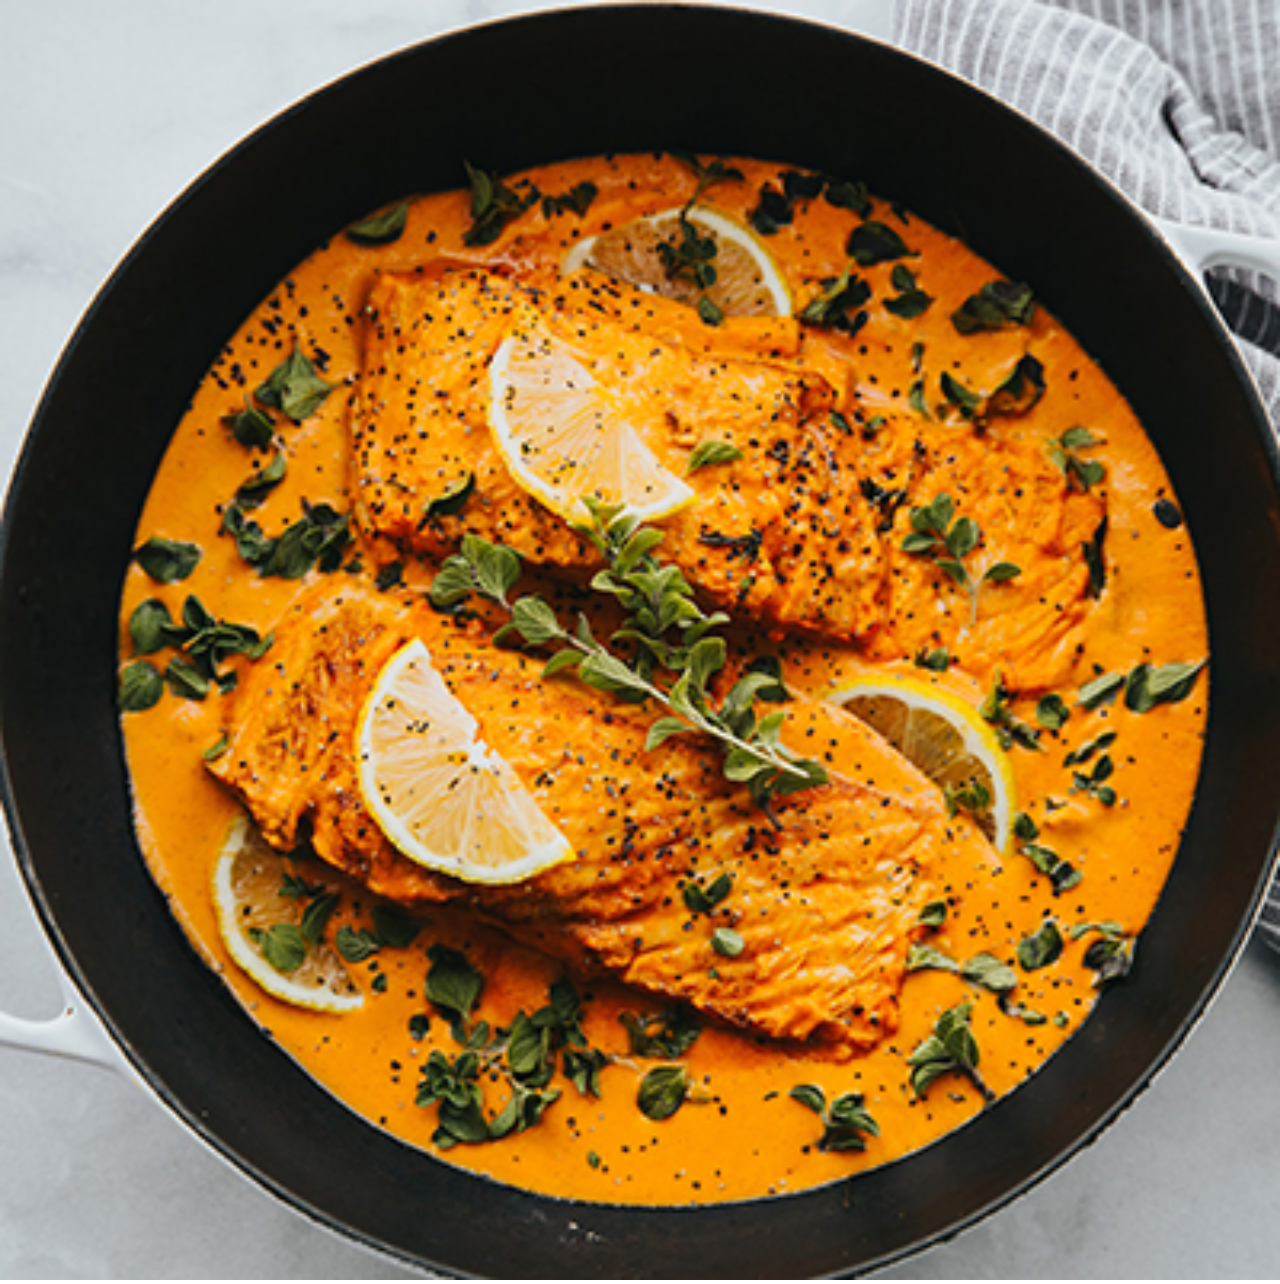
<file: cw_05/index.html>
<!DOCTYPE html>
<html lang="en">
<head>
    <meta charset="UTF-8">
    <meta name="viewport" content="width=device-width, initial-scale=1.0">
    <link rel="stylesheet" href="style.css">
    <title>Document</title>
</head>
<body>
    <img src="./images/meal.jpg" 
         alt="bowl with salamon" 
         class="meal" 
         srcset="images/meal.jpg 1x, 
            images/meal@2x.jpg 2x, 
            images/meal@3x.jpg 3x">
    
</body>
</html>
</file>
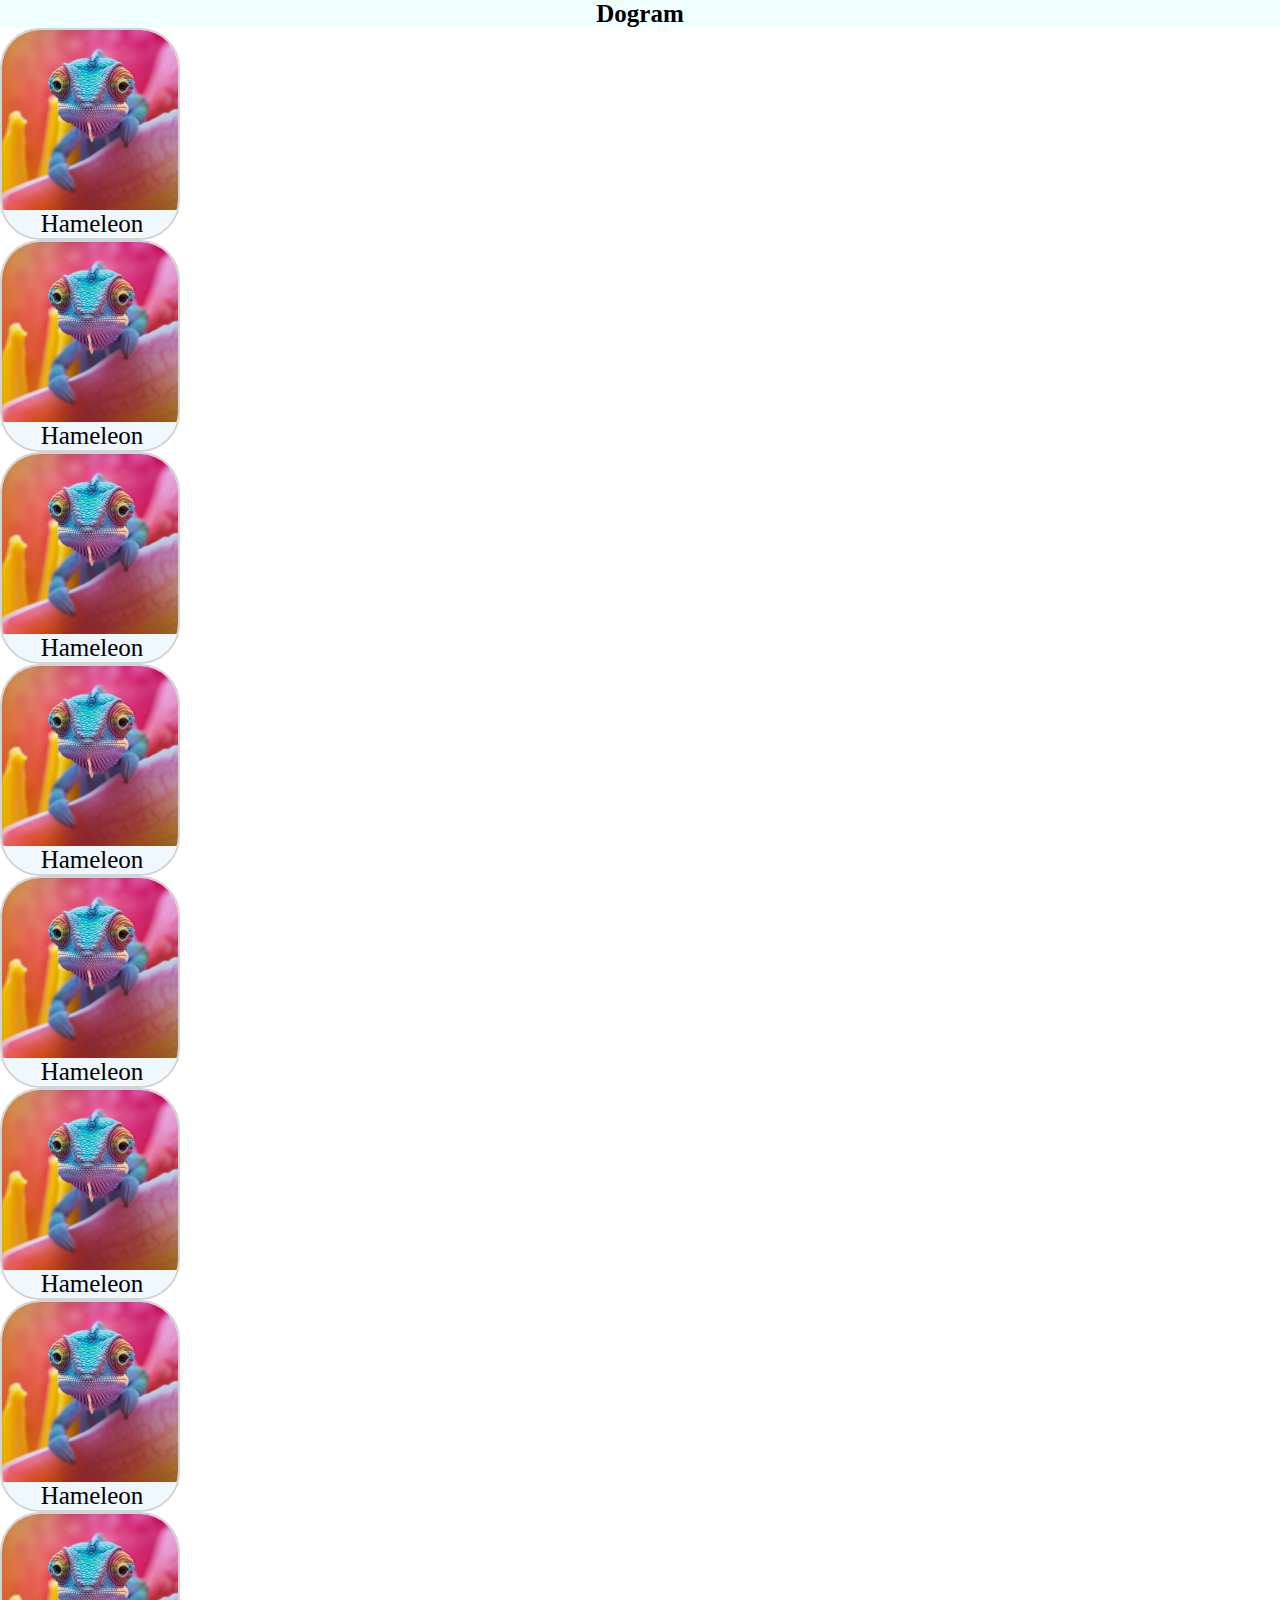
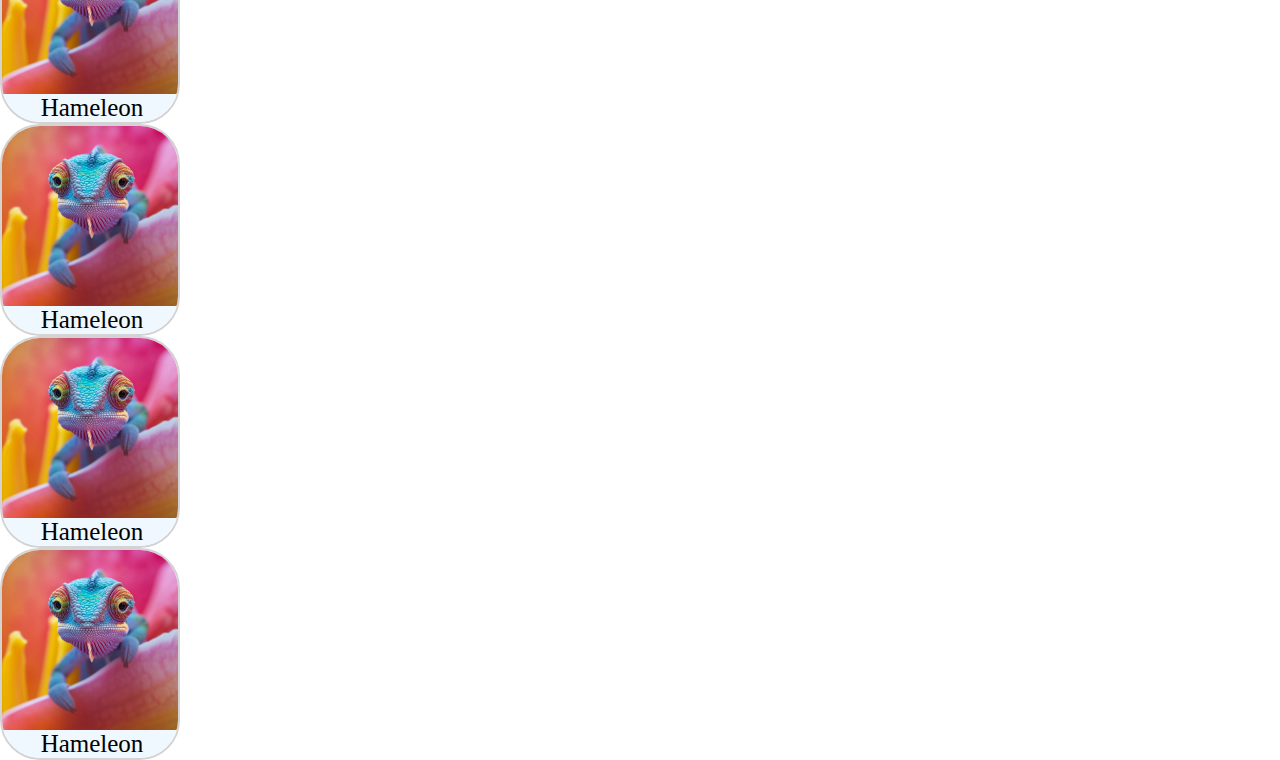
<file: cw_06/index.html>
<!DOCTYPE html>
<html lang="en">
<head>
    <meta charset="UTF-8">
    <meta name="viewport" content="width=device-width, initial-scale=1.0">
    <link rel="stylesheet" href="style.css">
    <title>backgraund image</title>
</head>
<body>
    <header class="logo">
        <h2>Dogram</h2>
    </header>
    <ul class="gallery">
        <li class="gallery--item">
            <div class="gallery--item_container">
                <img src="./MainAfter.jpg" alt="german shaphard" class="gallery--item_image">
                <span class="gallery--item_title">
                    Hameleon
                </span>
            </div>
        </li>
    </ul>
    <ul class="gallery">
        <li class="gallery--item">
            <div class="gallery--item_container">
                <img src="./MainAfter.jpg" alt="german shaphard" class="gallery--item_image">
                <span class="gallery--item_title">
                    Hameleon
                </span>
            </div>
        </li>
    </ul>
    <ul class="gallery">
        <li class="gallery--item">
            <div class="gallery--item_container">
                <img src="./MainAfter.jpg" alt="german shaphard" class="gallery--item_image">
                <span class="gallery--item_title">
                    Hameleon
                </span>
            </div>
        </li>
    </ul>
    <ul class="gallery">
        <li class="gallery--item">
            <div class="gallery--item_container">
                <img src="./MainAfter.jpg" alt="german shaphard" class="gallery--item_image">
                <span class="gallery--item_title">
                    Hameleon
                </span>
            </div>
        </li>
    </ul>
    <ul class="gallery">
        <li class="gallery--item">
            <div class="gallery--item_container">
                <img src="./MainAfter.jpg" alt="german shaphard" class="gallery--item_image">
                <span class="gallery--item_title">
                    Hameleon
                </span>
            </div>
        </li>
    </ul>
    <ul class="gallery">
        <li class="gallery--item">
            <div class="gallery--item_container">
                <img src="./MainAfter.jpg" alt="german shaphard" class="gallery--item_image">
                <span class="gallery--item_title">
                    Hameleon
                </span>
            </div>
        </li>
    </ul>
    <ul class="gallery">
        <li class="gallery--item">
            <div class="gallery--item_container">
                <img src="./MainAfter.jpg" alt="german shaphard" class="gallery--item_image">
                <span class="gallery--item_title">
                    Hameleon
                </span>
            </div>
        </li>
    </ul>
    <ul class="gallery">
        <li class="gallery--item">
            <div class="gallery--item_container">
                <img src="./MainAfter.jpg" alt="german shaphard" class="gallery--item_image">
                <span class="gallery--item_title">
                    Hameleon
                </span>
            </div>
        </li>
    </ul>
    <ul class="gallery">
        <li class="gallery--item">
            <div class="gallery--item_container">
                <img src="./MainAfter.jpg" alt="german shaphard" class="gallery--item_image">
                <span class="gallery--item_title">
                    Hameleon
                </span>
            </div>
        </li>
    </ul>
    <ul class="gallery">
        <li class="gallery--item">
            <div class="gallery--item_container">
                <img src="./MainAfter.jpg" alt="german shaphard" class="gallery--item_image">
                <span class="gallery--item_title">
                    Hameleon
                </span>
            </div>
        </li>
    </ul>
    <ul class="gallery">
        <li class="gallery--item">
            <div class="gallery--item_container">
                <img src="./MainAfter.jpg" alt="german shaphard" class="gallery--item_image">
                <span class="gallery--item_title">
                    Hameleon
                </span>
            </div>
        </li>
    </ul>
</body>
</html>
</file>
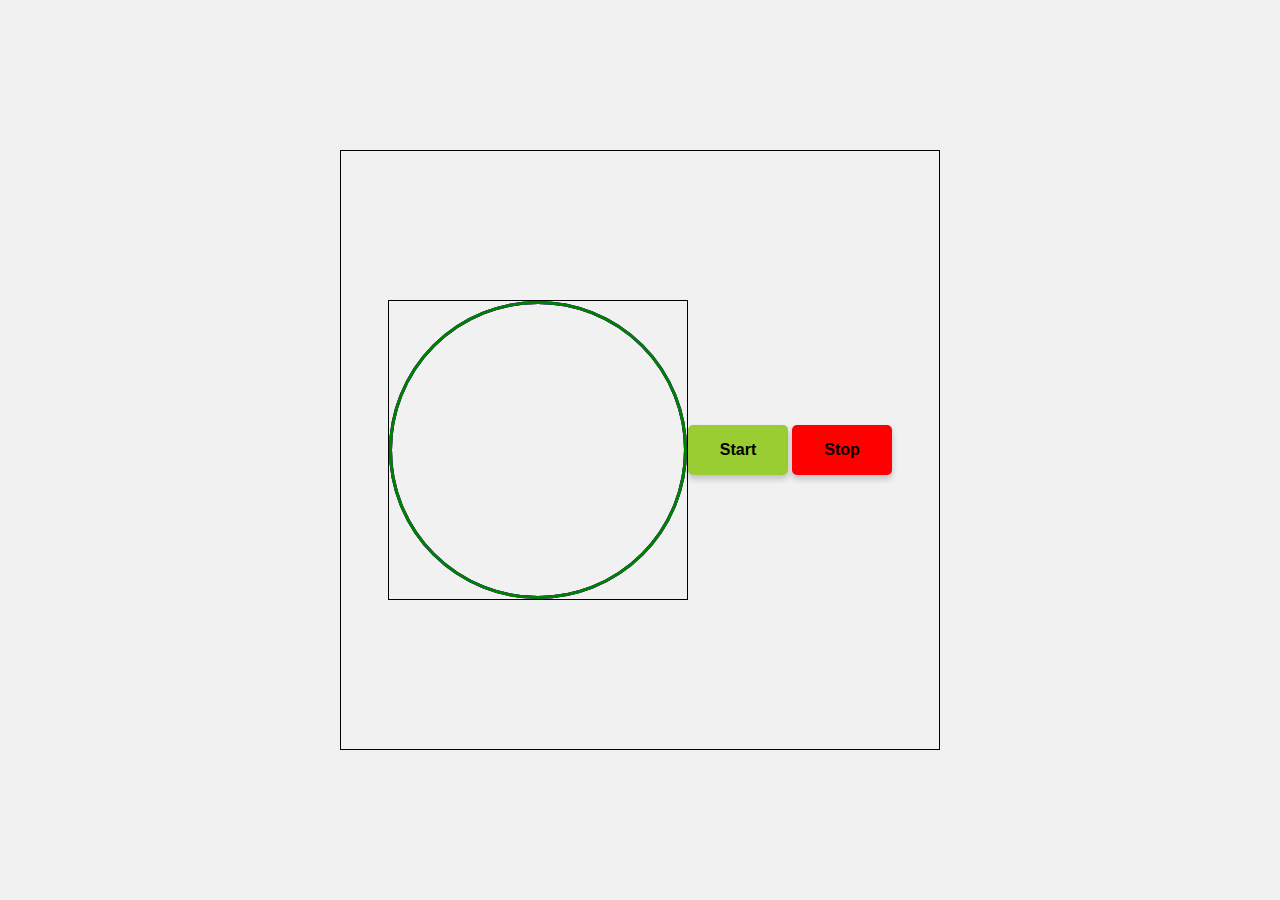
<file: cw_07_animation/index.html>
<!DOCTYPE html>
<html lang="en">
<head>
    <meta charset="UTF-8">
    <meta name="viewport" content="width=device-width, initial-scale=1.0">
    <link rel="stylesheet" href="./style.css">
    <source src="./main.js"></source>
    <title>Document</title>
</head>
<body>
    <div class="main-container">
        <div class="container">
            <div class="circle one"></div>
            <div class="circle two"></div>
            <div class="circle three"></div>
        </div>
        <div>
            <button class="button start">Start</button>
            <button class="button stop">Stop</button>
        </div>
    </div>
</body>
</html>
</file>
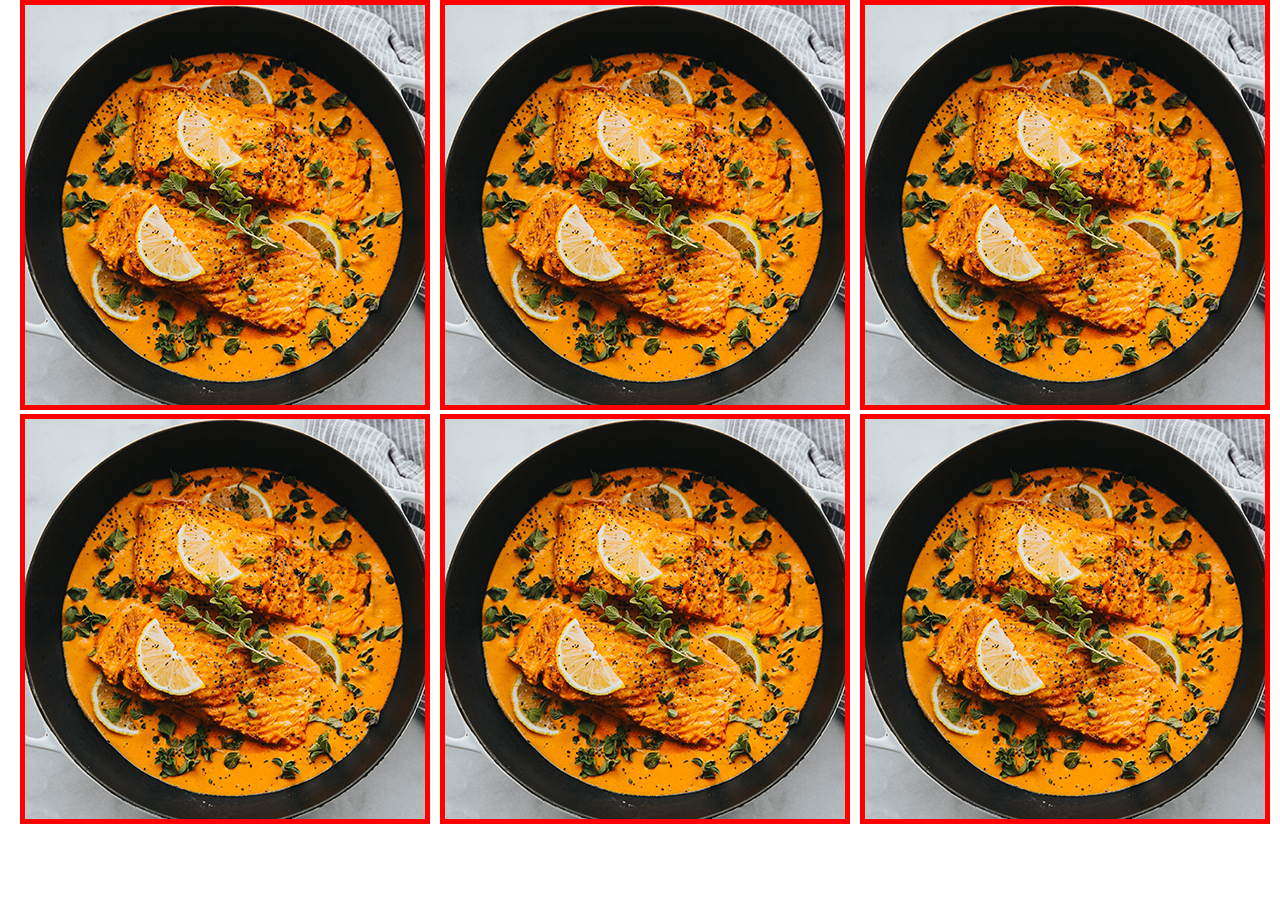
<file: hw_05/index.html>
<!DOCTYPE html>
<html lang="en">
<head>
    <meta charset="UTF-8">
    <meta name="viewport" content="width=device-width, initial-scale=1.0">
    <link rel="stylesheet" href="style.css">
    <title>Document</title>
</head>
<body>
    <div class="gallery">
        <picture>
            <source 
            media="(max-width: 500px)" 
            srcset="./images/meal-cropped.jpg 1x, ./images/meal-cropped@2x.jpg 2x"
            >
            <source 
            media="(min-width: 501px)" 
            srcset="./images/meal.jpg 1x, ./images/meal@2x.jpg 2x" />
            <img class="meal" alt="">
        </picture>
        <picture>
            <source media="(max-width: 500px)" srcset="./images/meal-cropped.jpg 1x, ./images/meal-cropped@2x.jpg 2x">
            <source media="(min-width: 501px)" srcset="./images/meal.jpg 1x, ./images/meal@2x.jpg 2x" />
            <img class="meal" alt="">
        </picture>
        <picture>
            <source media="(max-width: 500px)" srcset="./images/meal-cropped.jpg 1x, ./images/meal-cropped@2x.jpg 2x">
            <source media="(min-width: 501px)" srcset="./images/meal.jpg 1x, ./images/meal@2x.jpg 2x" />
            <img class="meal" alt="">
        </picture>
        <picture>
            <source media="(max-width: 500px)" srcset="./images/meal-cropped.jpg 1x, ./images/meal-cropped@2x.jpg 2x">
            <source media="(min-width: 501px)" srcset="./images/meal.jpg 1x, ./images/meal@2x.jpg 2x" />
            <img class="meal" alt="">
        </picture>
        <picture>
            <source media="(max-width: 500px)" srcset="./images/meal-cropped.jpg 1x, ./images/meal-cropped@2x.jpg 2x">
            <source media="(min-width: 501px)" srcset="./images/meal.jpg 1x, ./images/meal@2x.jpg 2x" />
            <img class="meal" alt="">
        </picture>
        <picture>
            <source media="(max-width: 500px)" srcset="./images/meal-cropped.jpg 1x, ./images/meal-cropped@2x.jpg 2x">
            <source media="(min-width: 501px)" srcset="./images/meal.jpg 1x, ./images/meal@2x.jpg 2x" />
            <img class="meal" alt="">
        </picture>
    </div>
</body>
</html>
</file>
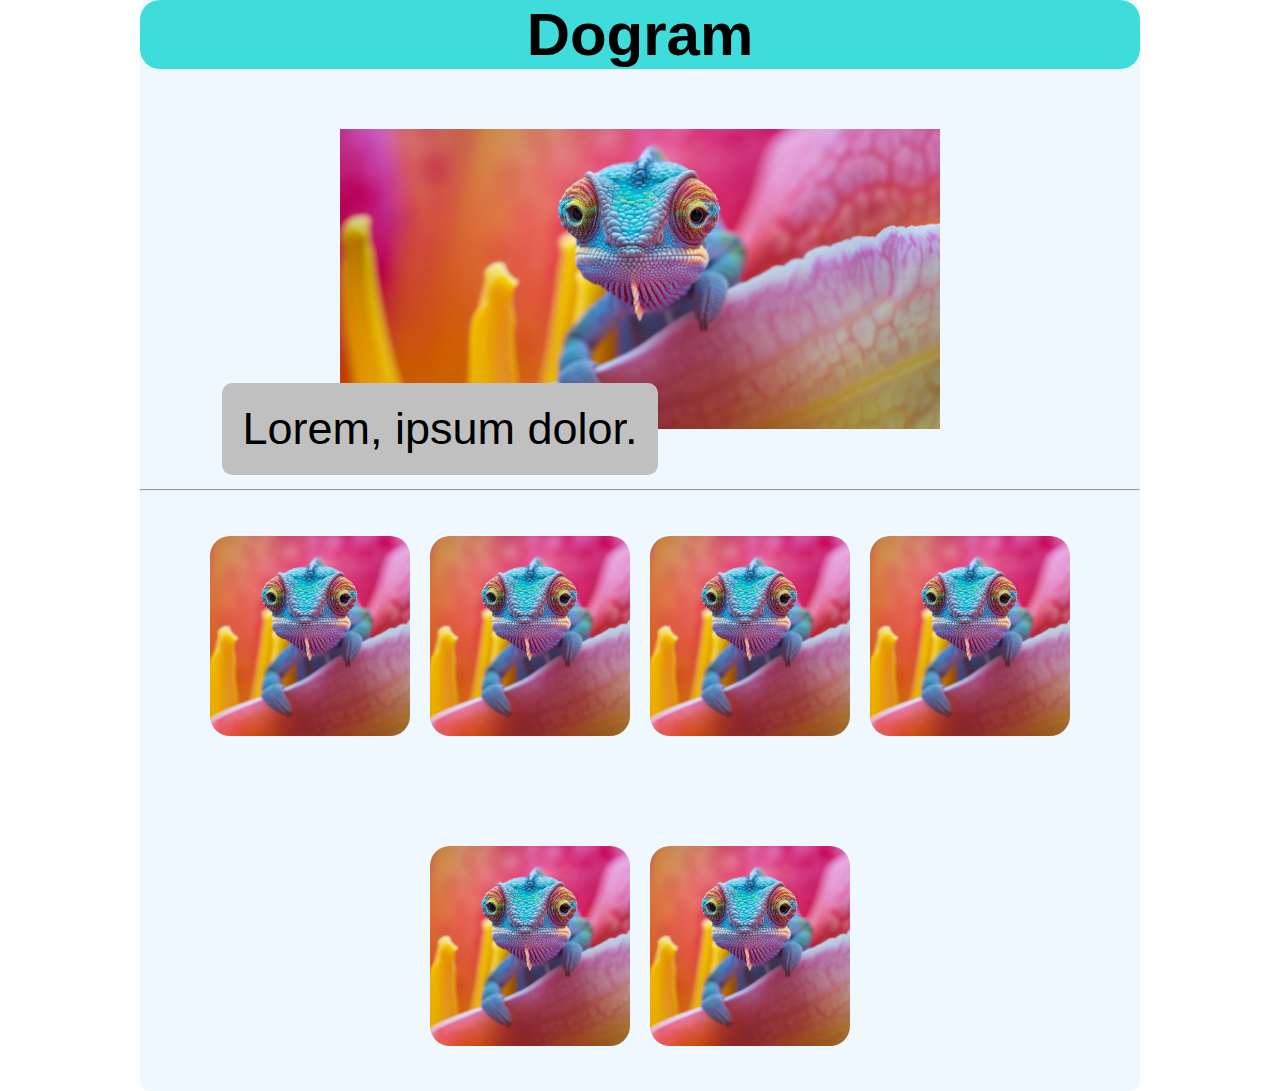
<file: hw_06/index.html>
<!DOCTYPE html>
<html lang="en">
<head>
    <meta charset="UTF-8">
    <meta name="viewport" content="width=device-width, initial-scale=1.0">
    <link rel="stylesheet" href="style.css">
    <title>Document</title>
</head>
<body>
    <!-- <header class="logo">
        <h2>Lorem ipsum dolor sit amet.</h2>
    </header> -->
    <div class="container">
        <h1 class="header">Dogram</h1>
        <div class="detailedImg">
            <img src="./MainAfter.jpg" alt="hameleon" class="imgHameleon">
            <p class="titleImg">Lorem, ipsum dolor.</p>
        </div>
        <hr>
        <div class="cards">
            <div class="box"><img src="./MainAfter.jpg" alt="" class="cardImg"></div>
            <div class="box"><img src="./MainAfter.jpg" alt="" class="cardImg"></div>
            <div class="box"><img src="./MainAfter.jpg" alt="" class="cardImg"></div>
            <div class="box"><img src="./MainAfter.jpg" alt="" class="cardImg"></div>
            <div class="box"><img src="./MainAfter.jpg" alt="" class="cardImg"></div>
            <div class="box"><img src="./MainAfter.jpg" alt="" class="cardImg"></div>
        </div>
    </div>
</body>
</html>
</file>
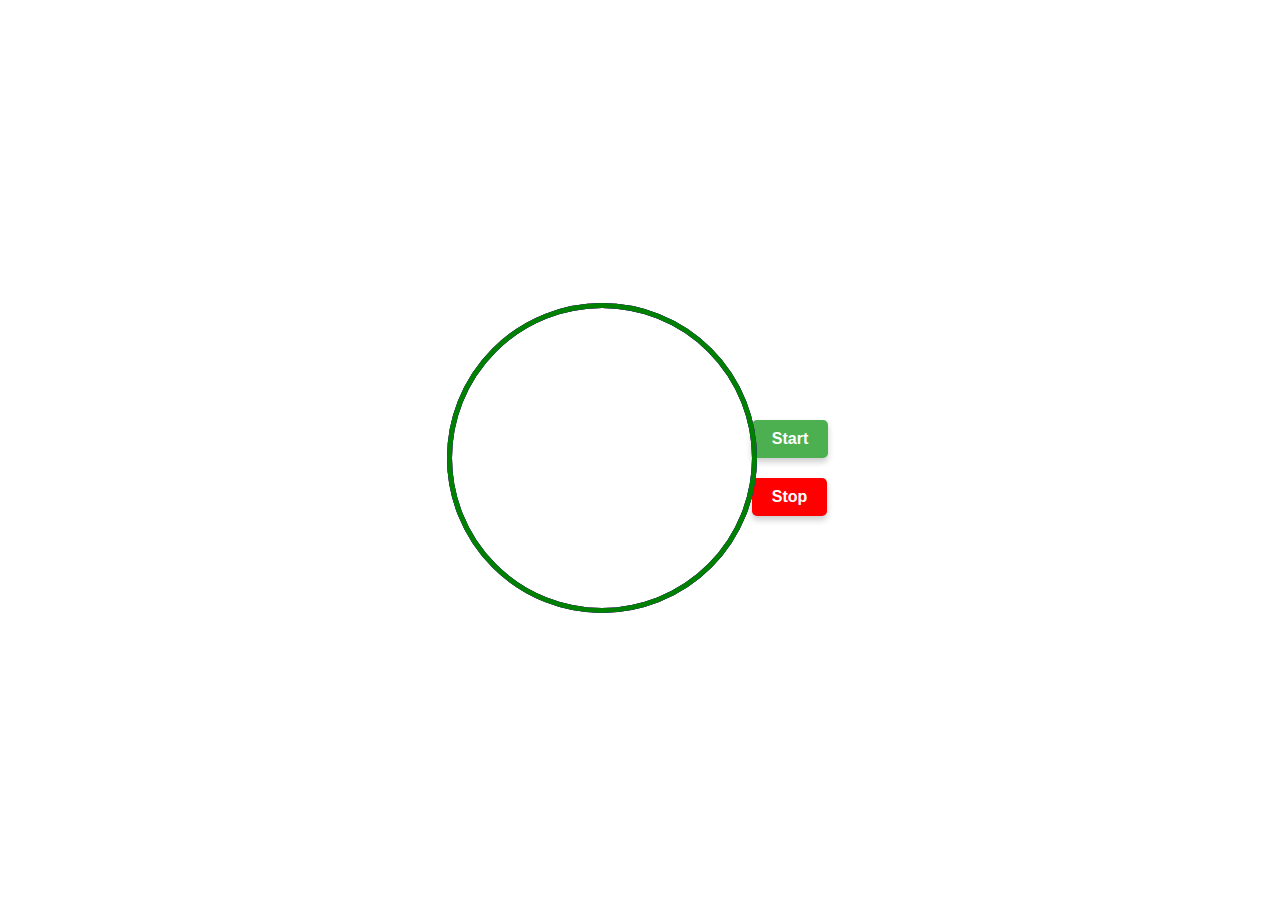
<file: hw_07_animation/index.html>
<!DOCTYPE html>
<html lang="en">
<head>
    <meta charset="UTF-8">
    <meta name="viewport" content="width=device-width, initial-scale=1.0">
    <link rel="stylesheet" href="./style.css">
    <title>Document</title>
</head>
<body>
    <div class="main-container">
        <div class="container">
            <div class="circle one"></div>
            <div class="circle two"></div>
            <div class="circle three"></div>
        </div>
        <div>
            <button class="buttons" id="start" onclick="startAnimation()">Start</button>
            <button class="buttons" id="stop" onclick="stopAnimation()">Stop</button>
        </div>
    </div>


    <script src="./main.js"></script>
</body>
</html>
</file>
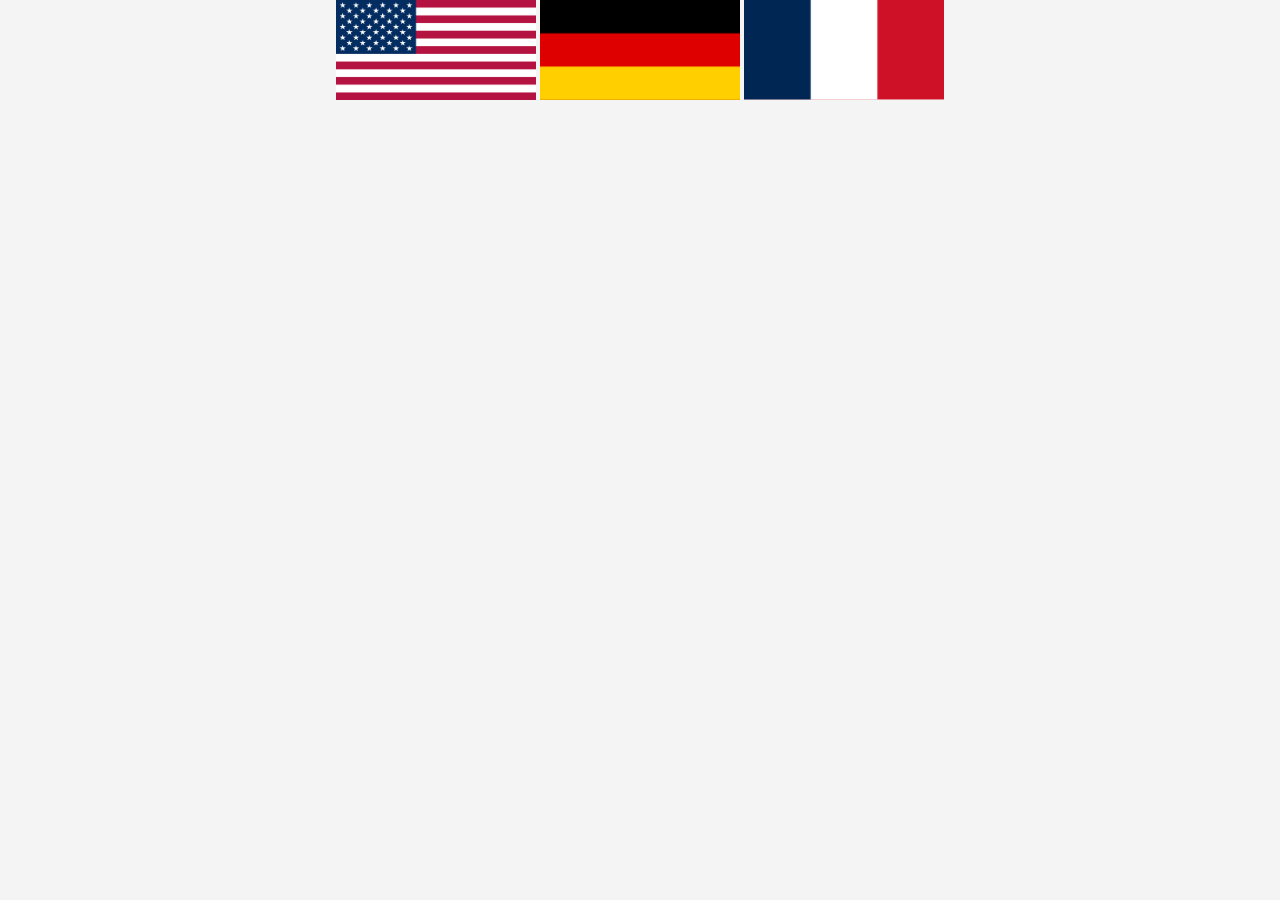
<file: hw_09_JS_function/index.html>
<!DOCTYPE html>
<html lang="en">
<head>
    <meta charset="UTF-8">
    <meta name="viewport" content="width=device-width, initial-scale=1.0">
    <link rel="stylesheet" href="./styles.css">
    <title>Document</title>
</head>
<body>
    <!-- Rasm -->
     <div class="container">
        <img src="./images/Flag_of_the_United_States_(DoS_ECA_Color_Standard).svg.png" alt="Kichik rasm" class="kichik-rasm usa">
        <img src="./images/Flag_of_Germany.svg.png" alt="Kichik rasm" class="kichik-rasm germany">
        <img src="./images/Flag_of_France.svg.webp" alt="Kichik rasm" class="kichik-rasm france">
    </div>
    
    <!-- Modal oynasi -->
    <div class="modal USA">
        <span class="yopish">&times;</span>
        <img src="./images/Greater_coat_of_arms_of_the_United_States.svg.webp" alt="Katta rasm" class="gerb-america">
        <p class="paragraph">The United States of America (USA), commonly known as the United States (U.S.) or America, is a country primarily
        located in North America. It is a federal union of 50 states and a federal capital district, Washington, D.C. The 48
        contiguous states border Canada to the north and Mexico to the south, with the semi-exclavic state of Alaska in the
        northwest and the archipelagic state of Hawaii in the Pacific Ocean. The United States also asserts sovereignty over
        five major island territories and various uninhabited islands.[j] The country has the world's third-largest land area[d]
        and third-largest population, exceeding 340 million.[k] The U.S. also possesses the world's second-largest exclusive
        economic zone. Its three largest metropolitan areas are New York, Los Angeles, and Chicago, and its three most populous
        states are California, Texas, and Florida.</p>
    </div>
    <div class="modal GERMANY">
        <span class="yopish">&times;</span>
        <img src="./images/Coat_of_arms_of_Germany.svg.webp" alt="Katta rasm" class="gerb-germaniya">
        <p class="paragraph">Lorem ipsum dolor sit amet consectetur adipisicing elit. Nihil saepe facere error libero sunt, 
            facilis modi laboriosam quibusdam dolorem reprehenderit autem hic. Mollitia totam sunt minima dolorem doloribus quo suscipit 
            nemo error tenetur, cupiditate eos 
            recusandae dolores eaque. Eius eveniet ex recusandae hic laborum, voluptates sapiente accusantium. Esse, veritatis omnis?</p>
    </div>
    <div class="modal FRANCE">
        <span class="yopish">&times;</span>
        <img src="./images/Arms_of_the_French_Republic.svg.png" alt="Katta rasm" class="gerb-fransiya">
        <p class="paragraph">Lorem, ipsum dolor sit amet consectetur adipisicing elit. Numquam excepturi qui, impedit fuga omnis temporibus 
            quam tenetur in repudiandae nam repellat aliquam iste dolore. Voluptates, officia qui culpa quod autem soluta natus omnis in 
            doloribus maiores! Sequi porro modi, harum maiores beatae, ad libero culpa possimus odit eius, maxime animi?</p>
    </div>
    


    <script src="./script.js"></script>
</body>
</html>
</file>
<file: cw_05/style.css>
*{
    margin: 0;
    padding: 0;
    box-sizing: border-box;
}
.meal{
    width: 100%;
}
</file>
<file: cw_06/style.css>
*{
    margin: 0;
    padding: 0;
    box-sizing: border-box;
    font-size: 62.5%;
}
.logo{
    font-size: 4rem;
    text-align: center;
    background-color: azure;
}

.gallery{
    list-style: none;
    max-width: 70vh;
    overflow: auto;
}
.gallery--item_image{
    width: 18rem;
    height: 18rem;
    object-fit: cover;
    display: block;
}
.gallery--item_title{
    display: block;
    width: 18rem;
    font-size: 2.5rem;
    background-color: aliceblue;
    text-align: center;
}
.gallery--item_image{
    
}
.gallery--item{
    border: 2px solid lightgrey;
    border-radius: 40px;
    overflow: hidden;
    width: 18rem;
}
</file>
<file: cw_07_animation/style.css>
*{
    margin: 0;
    padding: 0;
    box-sizing: border-box;
}
body{
    display: flex;
    justify-content: center;
    align-items: center;
    height: 100vh;
    background-color: #f1f1f1;
}
.main-container{
    display: flex;
    justify-content: center;
    align-items: center;
    width: 600px;
    height: 600px;
    border: 1px solid black;

}
.container{
    position: relative;
    display: flex;
    justify-content: center;
    align-items: center;
    width: 300px;
    height: 300px;
    border: 1px solid black;
}
.circle{
    width: 100%;
    height: 100%;
    border: 3px solid black;
    border-radius: 50%;
    position: absolute;
}
.one{
    border-color: red;
    animation: redCircle 5s ease-in infinite;
}
.two{
    border-color: blue;
    animation: blueCircle 5s ease-in-out infinite;
}
.three{
    border-color: green;
    animation: greenCircle 5s ease-out infinite;
}
@keyframes redCircle{
    0%{
        transform: rotate(0deg);
        width: 100%;
    }
    50%{
        width: 40%;
    }
    100%{
        transform: rotate(360deg);
        width: 100%;
    }
}
@keyframes blueCircle {
    0% {
        transform: rotate(0deg);
        width: 100%;
    }

    50% {
        width: 40%;
    }

    100% {
        transform: rotate(360deg);
        width: 100%;
    }
}
@keyframes greenCircle {
    0% {
        transform: rotate(0deg);
        width: 100%;
    }

    50% {
        width: 40%;
    }

    100% {
        transform: rotate(360deg);
        width: 100%;
    }
}
.button{
    width: 100px;
    height: 50px;
    border: none;
    background-color: yellowgreen;
    border-radius: 5px;
    font-weight: bold;
    font-size: 16px;
    cursor: pointer;
    box-shadow: 0 4px 6px rgba(0, 0, 0, 0.2);
    transition: all 0.3s ease;
}
.stop{
    background-color: red;
}
button:hover{
    transform: translateY(-2px);
}
button:active{
    background-color: #3e8e41;
    transform: translateY(1px);
}
</file>
<file: hw_05/style.css>
*{
    margin: 0;
    padding: 0;
    box-sizing: border-box;
}
body{
    display: flex;
    justify-content: center;
}
.gallery{
    display: flex;
    flex-direction: column;
    justify-content: space-around;
    align-items: center;
    overflow: hidden;
}
.meal{
    border: 5px solid red;
    border-radius: 30px;
    width: 300px;
    margin-top: 20px;
}

@media screen and (min-width: 501px) {
    .meal{
        border: none;
        border-radius: 0;
    }
}
@media  screen and (min-width: 851px){
    .gallery{
        flex-direction: row;
        flex-wrap: wrap;
        width: 900px;
    }
    .meal{
        width: auto;
        margin: 0;
    }
}


@media screen and (min-width:1201px) {
    .gallery{
        min-width: 1300px;
        max-width: 1300px;
        flex-direction: row;
        justify-content: center;
    }
    .meal{
        border: 5px solid red;
        margin-left: 10px;
    }
}
</file>
<file: hw_06/style.css>
*{
    margin: 0;
    padding: 0;
    box-sizing: border-box;
    font-size: 62.5%;
}
body{
    font-family: 'Arial', sans-serif;
    display: flex;
    justify-content: center;
    align-items: center;
}
.container{
    display: block;
    width: 100rem;
    background-color: aliceblue;
    align-items: center;
    justify-content: center;
    /* border: 2px solid black; */
    border-radius: 10px;
    /* padding: 10px; */
    text-align: center;
}

.header{
    font-size: 6rem;
    font-weight: bold;
    background-color: rgb(63, 220, 220);
    border-radius: 20px;
}
.detailedImg{
    display: flex;
    justify-content: center;
    align-items: center;
    margin: 60px auto;
    width: 70%;
    height: 300px;
    border-radius: 20px;
    overflow: hidden;
}
.imgHameleon{
    width: 600px;
}
.titleImg{
    padding:20px;
    border-radius: 10px;
    background-color: silver;
    font-size: 4.5rem;
    position: absolute;
    margin-top: 300px;
    margin-right: 400px;
}
.cards{

    display: flex;
    flex-wrap: wrap;
    justify-content: center;
    align-items: center;
    min-height: 600px;
    gap: 20px;
}
.box{
    height: 200px;
    width: 200px;
    background-color: #0071ff;
    font-size: 2rem;
    border-radius: 20px;
    overflow: hidden;
}
.cardImg{
    width: 200px;
    height: 200px;
    object-fit: cover;
}
</file>
<file: hw_07_animation/style.css>
.main-container {
    display: flex;
    justify-content: center;
    align-items: center;
    height: 100vh;
}
.container{
    position: relative;
    display: flex;
    justify-content: center;
    align-items: center;
    width: 300px;
    height: 300px;
}

.circle{
    width: 100%;
    height: 100%;
    border-radius: 50%;
    border: 5px solid;
    position: absolute;
}
.one{
    border-color: red;
    animation: animate01 5s ease-in infinite;
}
.two {
    border-color: blue;
    animation: animate02 5s ease-in-out infinite;
}
.three {
    border-color: green;
    animation: animate03 5s ease-out infinite;
}
@keyframes animate01{
    0%{
        rotate: 0deg;
        width: 100%;
    }
    50%{
        width: 40%;
    }
    100% {
            rotate: 360deg;
            width: 100%;
        }
}
@keyframes animate02 {
    0% {
        rotate: 0deg;
        width: 100%;
    }

    50% {
        width: 40%;
    }

    100% {
        rotate: 360deg;
        width: 100%;
    }
}
@keyframes animate03 {
    0% {
        rotate: 0deg;
        width: 100%;
    }

    50% {
        width: 40%;
    }

    100% {
        rotate: 360deg;
        width: 100%;
    }
}
.buttons {
    display: flex;
    justify-content: flex-end;
    gap: 15px;
    margin-top: 20px;
}

button {
    background-color: #4CAF50;
    color: white;
    border: none;
    border-radius: 5px;
    padding: 10px 20px;
    font-size: 16px;
    font-weight: bold;
    cursor: pointer;
    box-shadow: 0 4px 6px rgba(0, 0, 0, 0.2);
    transition: all 0.3s ease;
}
#stop{
    background-color: red;
}

button:hover {
    box-shadow: 0 6px 8px rgba(0, 0, 0, 0.3);
    transform: translateY(-2px);
}

button:active {
    background-color: #3e8e41;
    transform: translateY(1px);
}
</file>
<file: hw_09_JS_function/styles.css>
*{
    margin: 0;
    padding: 0;
    box-sizing: border-box;
}
body {
    
    text-align: center;
    background-color: #f4f4f4;
}

.kichik-rasm{
    display: inline-block;
    position: relative;
    width: 200px;
    cursor: pointer;
    transition: transform 0.3s;
}
.usa{
    width: 200px;
    height: 100px;
}
.germany{
    width: 200px;
    height: 100px;
}
.france{
    width: 200px;
    height: 100px;
}


.kichik-rasm:hover {
    transform: scale(1.1);
}

/* Modal oynasi */
.modal {
    display: block;
    position: fixed;
    z-index: 1000;
    width: 100%;
    height: 100%;
    background-color: rgba(0, 0, 0, 0.5);
    display: flex;
    flex-direction: column;
    justify-content: center;
    align-items: center;
    opacity: 0;
    transition: opacity 0.3s;
}

/* Modal ichidagi rasm */
.modal-rasm {
    position: absolute;
    width: 300px;
    /* max-width: 80%;
    max-height: 80%; */
    border-radius: 10px;
    transform: scale(0.5);
    transition: transform 0.3s ease-in-out;
    margin-bottom: 400px;
}
.paragraph{
    text-decoration: none;
    color: whitesmoke
}

/* Modal yopish tugmasi */
.yopish {
    position: absolute;
    top: 20px;
    right: 30px;
    font-size: 40px;
    color: white;
    cursor: pointer;
    transition: 0.3s;
}

.yopish:hover {
    color: red;
}
</file>
